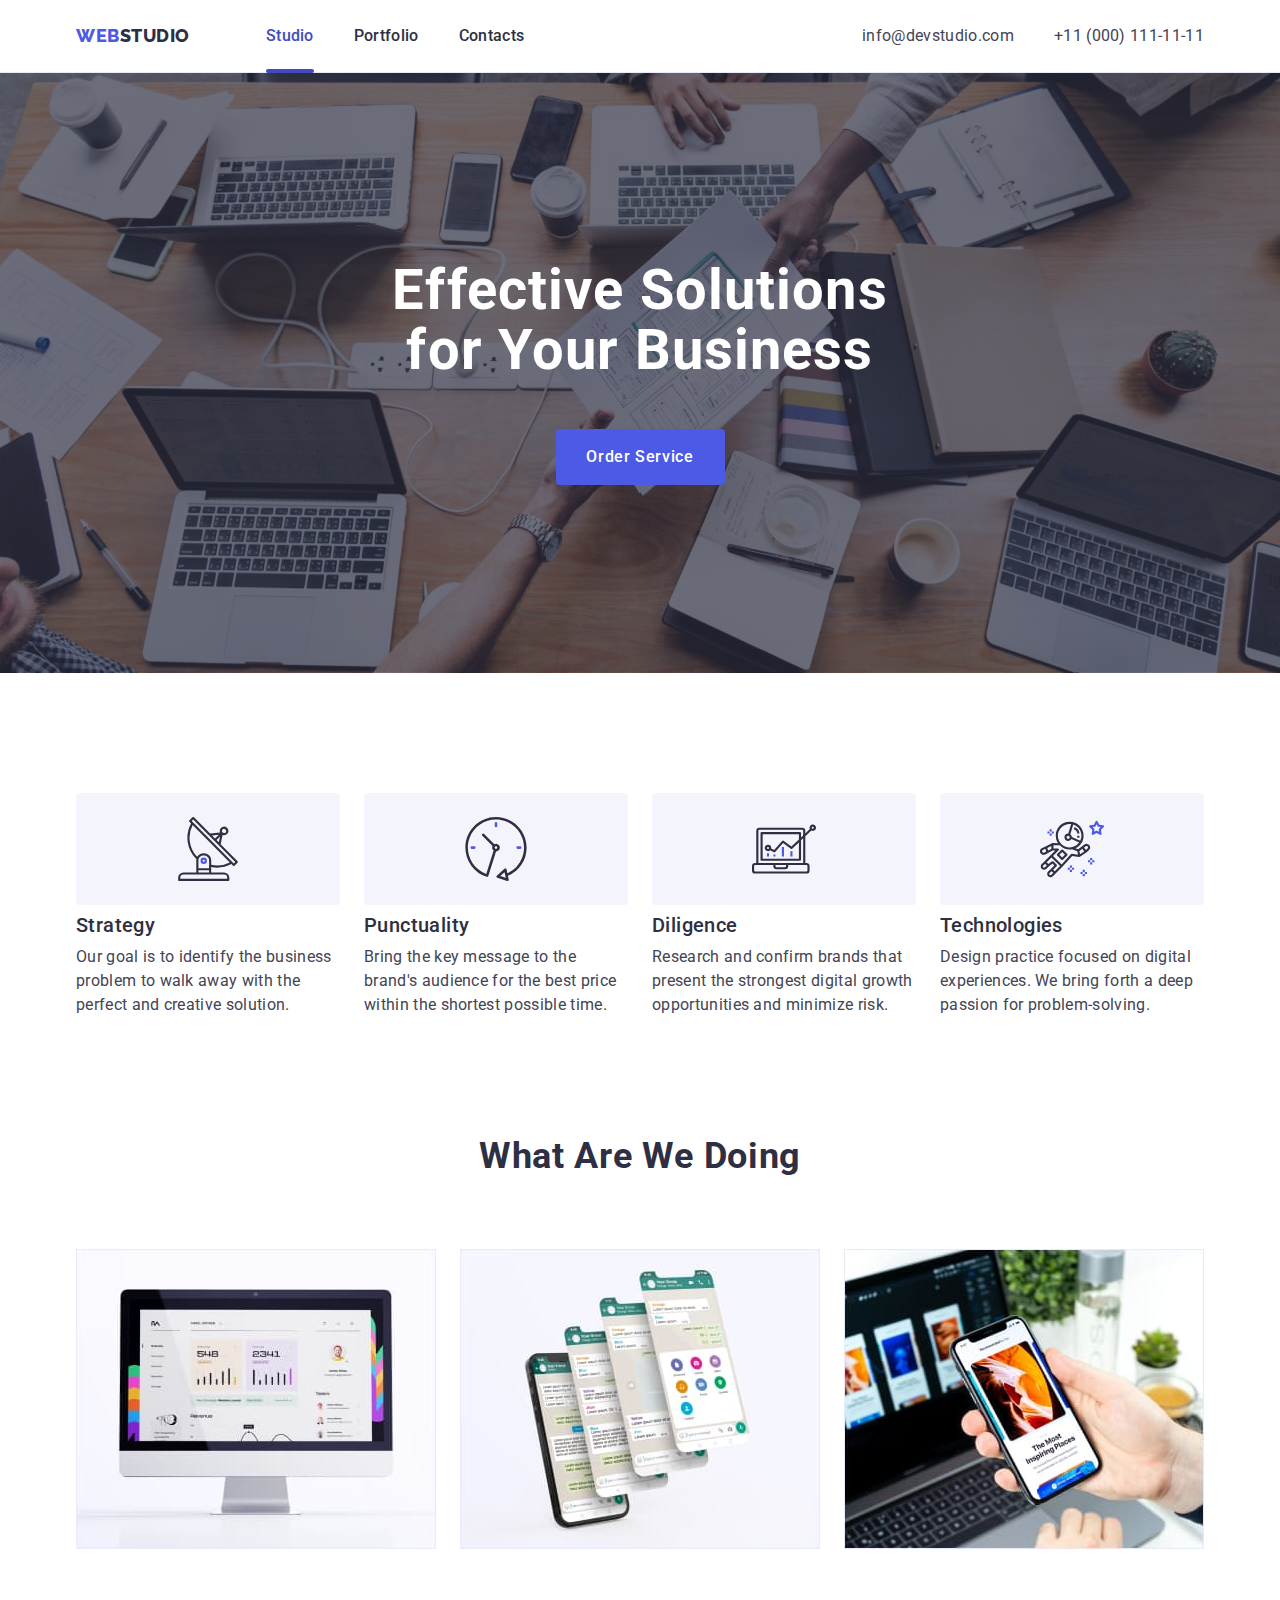
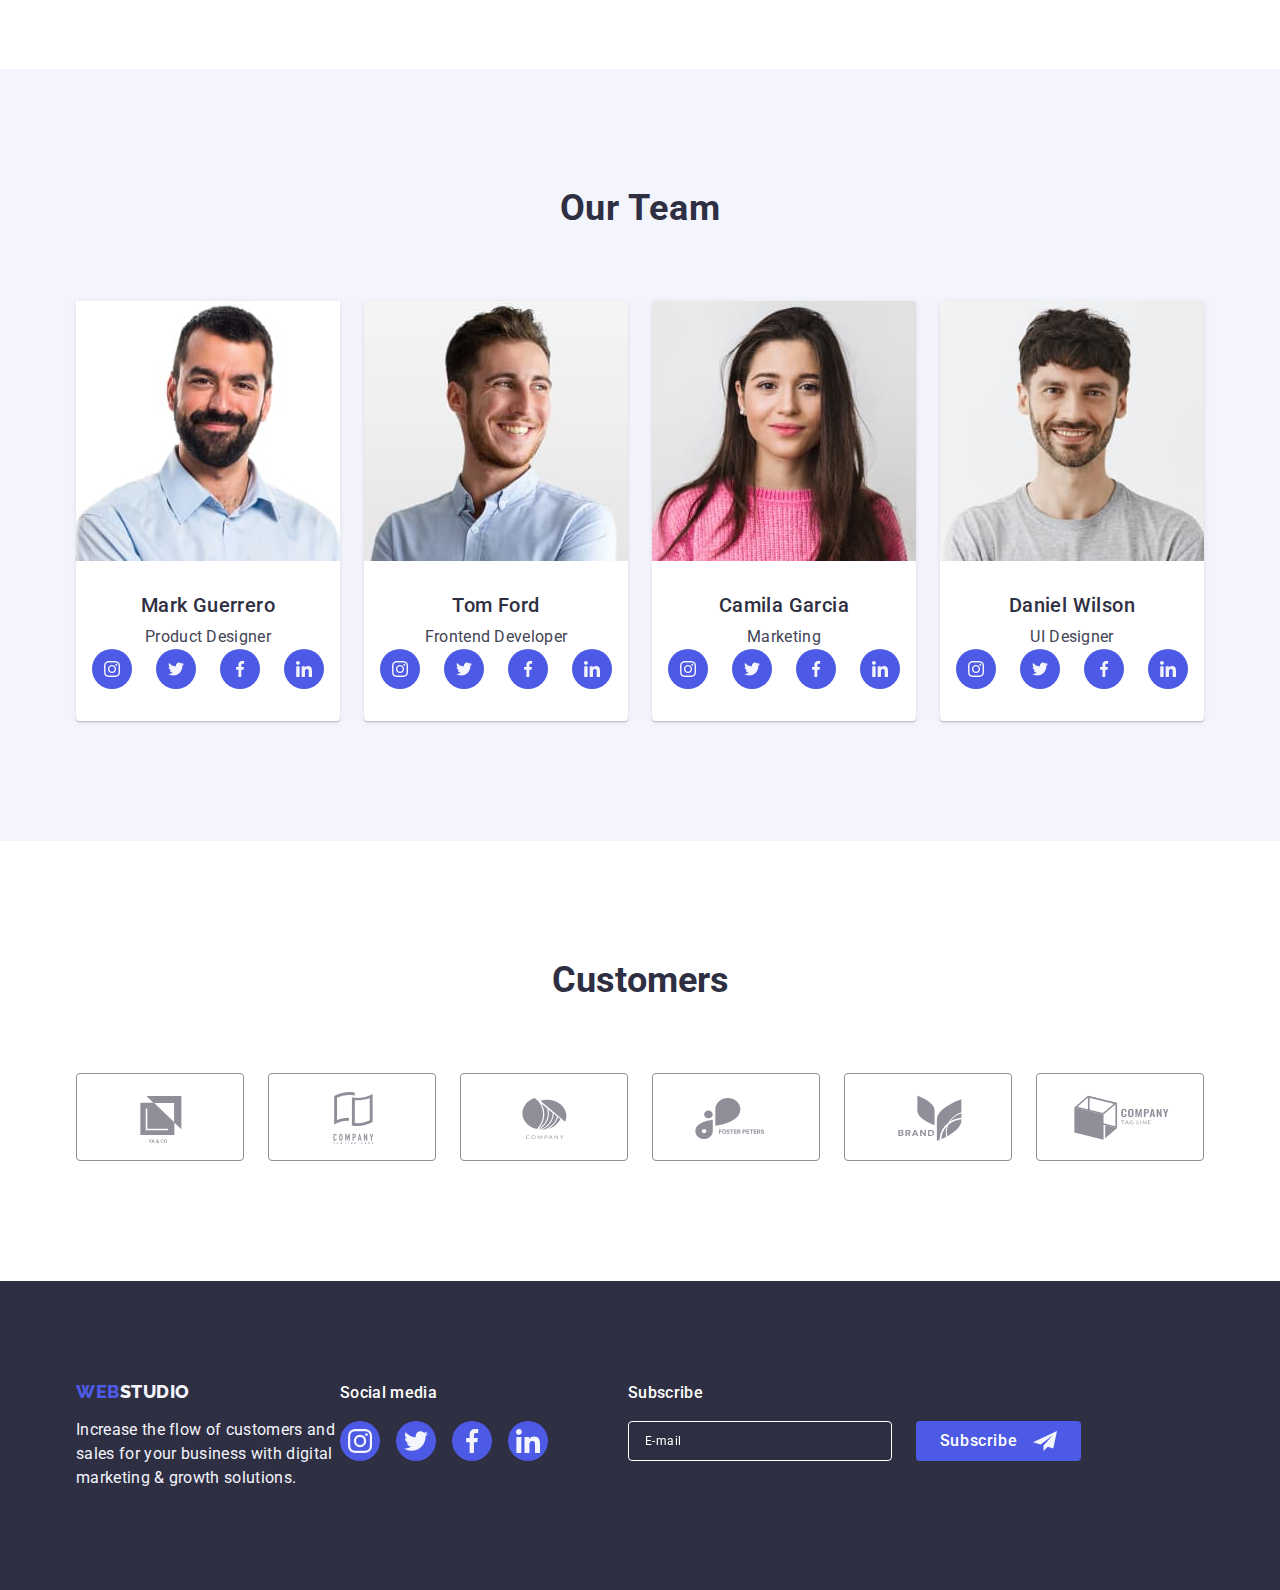
<file: index.html>
<!DOCTYPE html>
<html lang="en">
  <head>
    <meta charset="UTF-8" />
    <meta name="viewport" content="width=device-width, initial-scale=1.0" />
    <title>Web studio</title>
    <link rel="preconnect" href="https://fonts.googleapis.com" />
    <link rel="preconnect" href="https://fonts.gstatic.com" crossorigin />
    <link
      href="https://fonts.googleapis.com/css2?family=Raleway:wght@800&family=Roboto:wght@400;500;700;900&display=swap"
      rel="stylesheet"
    />
    <link
      rel="stylesheet"
      href="https://cdn.jsdelivr.net/npm/modern-normalize@2.0.0/modern-normalize.min.css"
    />

    <link rel="stylesheet" href="./css/style.css" />
  </head>
  <body>
    <header class="header">
      <div class="container header-container">
        <nav class="header-navigation">
          <a class="header-logo link" href="./index.html"
            >Web<span class="header-logo-color">Studio</span></a
          >
          <ul class="header-menu-list list">
            <li class="header-menu-item">
              <a class="header-menu-link after-link link" href="./index.html"
                >Studio</a
              >
            </li>
            <li class="header-menu-item">
              <a class="header-menu-link link" href="./portfolio.html"
                >Portfolio</a
              >
            </li>
            <li class="header-menu-item">
              <a class="header-menu-link link" href="">Contacts</a>
            </li>
          </ul>
        </nav>
        <address class="header-address">
          <ul class="header-address-list list">
            <li class="header-address-item">
              <a
                class="header-address-link link"
                href="mailto:info@devstudio.com"
                >info@devstudio.com</a
              >
            </li>
            <li class="header-address-item">
              <a class="header-address-link link" href="tel:+110001111111"
                >+11 (000) 111-11-11</a
              >
            </li>
          </ul>
        </address>
      </div>
    </header>
    <main>
      <section class="hero">
        <div class="container">
          <h1 class="hero-title">Effective Solutions for Your Business</h1>
          <button type="button" class="hero-button" data-modal-open>
            Order Service
          </button>
        </div>
      </section>
      <section class="peculiarities">
        <div class="container">
          <h2 class="visually-hidden">peculiarities</h2>
          <ul class="peculiarities-list list">
            <li class="peculiarities-item">
              <div class="peculiarities-icon-container">
                <svg width="64" height="64">
                  <use href="./images/icons.svg#icon-antenna-1"></use>
                </svg>
              </div>
              <h3 class="peculiarities-name">Strategy</h3>
              <p class="peculiarities-text">
                Our goal is to identify the business problem to walk away with
                the perfect and creative solution.
              </p>
            </li>
            <li class="peculiarities-item">
              <div class="peculiarities-icon-container">
                <svg width="64" height="64">
                  <use href="./images/icons.svg#icon-clock-1"></use>
                </svg>
              </div>
              <h3 class="peculiarities-name">Punctuality</h3>
              <p class="peculiarities-text">
                Bring the key message to the brand's audience for the best price
                within the shortest possible time.
              </p>
            </li>
            <li class="peculiarities-item">
              <div class="peculiarities-icon-container">
                <svg width="64" height="64">
                  <use href="./images/icons.svg#icon-diagram"></use>
                </svg>
              </div>
              <h3 class="peculiarities-name">Diligence</h3>
              <p class="peculiarities-text">
                Research and confirm brands that present the strongest digital
                growth opportunities and minimize risk.
              </p>
            </li>
            <li class="peculiarities-item">
              <div class="peculiarities-icon-container">
                <svg width="64" height="64">
                  <use href="./images/icons.svg#icon-astronaut"></use>
                </svg>
              </div>
              <h3 class="peculiarities-name">Technologies</h3>
              <p class="peculiarities-text">
                Design practice focused on digital experiences. We bring forth a
                deep passion for problem-solving.
              </p>
            </li>
          </ul>
        </div>
      </section>
      <section class="products">
        <div class="container">
          <h2 class="products-title">What are we doing</h2>
          <ul class="products-list list">
            <li class="products-item">
              <img
                src="./images/doing-1.jpg"
                alt="doing-1"
                width="360"
                height="300"
              />
            </li>
            <li class="products-item">
              <img
                src="./images/doing-2.jpg"
                alt="doing-2"
                width="360"
                height="300"
              />
            </li>
            <li class="products-item">
              <img
                src="./images/doing-3.jpg"
                alt="doing-3"
                width="360"
                height="300"
              />
            </li>
          </ul>
        </div>
      </section>
      <section class="team">
        <div class="container">
          <h2 class="team-title">Our Team</h2>
          <ul class="team-list list">
            <li class="team-item">
              <img
                src="./images/mark.jpg"
                alt="Mark Guerrero"
                width="264"
                height="260"
              />
              <div class="team-item-first">
                <h3 class="team-names">Mark Guerrero</h3>
                <p class="team-professions">Product Designer</p>
                <ul class="team-icons-list list">
                  <li class="team-icons-item">
                    <a class="team-social-link link" href=""
                      ><svg class="team-icons" width="16" height="16">
                        <use href="./images/icons.svg#icon-instagram"></use>
                      </svg>
                    </a>
                  </li>
                  <li class="team-icons-item">
                    <a class="team-social-link link" href=""
                      ><svg class="team-icons" width="16" height="16">
                        <use href="./images/icons.svg#icon-twitter"></use>
                      </svg>
                    </a>
                  </li>
                  <li class="team-icons-item">
                    <a class="team-social-link link" href=""
                      ><svg class="team-icons" width="16" height="16">
                        <use href="./images/icons.svg#icon-facebook"></use>
                      </svg>
                    </a>
                  </li>
                  <li class="team-icons-item">
                    <a class="team-social-link link" href=""
                      ><svg class="team-icons" width="16" height="16">
                        <use href="./images/icons.svg#icon-linkedin"></use>
                      </svg>
                    </a>
                  </li>
                </ul>
              </div>
            </li>
            <li class="team-item">
              <img
                src="./images/tom.jpg"
                alt="Tom Ford"
                width="264"
                height="260"
              />
              <div class="team-item-first">
                <h3 class="team-names">Tom Ford</h3>
                <p class="team-professions">Frontend Developer</p>
                <ul class="team-icons-list list">
                  <li class="team-icons-item">
                    <a class="team-social-link link" href=""
                      ><svg class="team-icons" width="16" height="16">
                        <use href="./images/icons.svg#icon-instagram"></use>
                      </svg>
                    </a>
                  </li>
                  <li class="team-icons-item">
                    <a class="team-social-link link" href=""
                      ><svg class="team-icons" width="16" height="16">
                        <use href="./images/icons.svg#icon-twitter"></use>
                      </svg>
                    </a>
                  </li>
                  <li class="team-icons-item">
                    <a class="team-social-link link" href=""
                      ><svg class="team-icons" width="16" height="16">
                        <use href="./images/icons.svg#icon-facebook"></use>
                      </svg>
                    </a>
                  </li>
                  <li class="team-icons-item">
                    <a class="team-social-link link" href=""
                      ><svg class="team-icons" width="16" height="16">
                        <use href="./images/icons.svg#icon-linkedin"></use>
                      </svg>
                    </a>
                  </li>
                </ul>
              </div>
            </li>
            <li class="team-item">
              <img
                src="./images/camila.jpg"
                alt="Camila Garcia"
                width="264"
                height="260"
              />
              <div class="team-item-first">
                <h3 class="team-names">Camila Garcia</h3>
                <p class="team-professions">Marketing</p>
                <ul class="team-icons-list list">
                  <li class="team-icons-item">
                    <a class="team-social-link link" href=""
                      ><svg class="team-icons" width="16" height="16">
                        <use href="./images/icons.svg#icon-instagram"></use>
                      </svg>
                    </a>
                  </li>
                  <li class="team-icons-item">
                    <a class="team-social-link link" href=""
                      ><svg class="team-icons" width="16" height="16">
                        <use href="./images/icons.svg#icon-twitter"></use>
                      </svg>
                    </a>
                  </li>
                  <li class="team-icons-item">
                    <a class="team-social-link link" href=""
                      ><svg class="team-icons" width="16" height="16">
                        <use href="./images/icons.svg#icon-facebook"></use>
                      </svg>
                    </a>
                  </li>
                  <li class="team-icons-item">
                    <a class="team-social-link link" href=""
                      ><svg class="team-icons" width="16" height="16">
                        <use href="./images/icons.svg#icon-linkedin"></use>
                      </svg>
                    </a>
                  </li>
                </ul>
              </div>
            </li>
            <li class="team-item">
              <img
                src="./images/daniel.jpg"
                alt="Daniel Wilson"
                width="264"
                height="260"
              />
              <div class="team-item-first">
                <h3 class="team-names">Daniel Wilson</h3>
                <p class="team-professions">UI Designer</p>
                <ul class="team-icons-list list">
                  <li class="team-icons-item">
                    <a class="team-social-link link" href=""
                      ><svg class="team-icons" width="16" height="16">
                        <use href="./images/icons.svg#icon-instagram"></use>
                      </svg>
                    </a>
                  </li>
                  <li class="team-icons-item">
                    <a class="team-social-link link" href=""
                      ><svg class="team-icons" width="16" height="16">
                        <use href="./images/icons.svg#icon-twitter"></use>
                      </svg>
                    </a>
                  </li>
                  <li class="team-icons-item">
                    <a class="team-social-link link" href=""
                      ><svg class="team-icons" width="16" height="16">
                        <use href="./images/icons.svg#icon-facebook"></use>
                      </svg>
                    </a>
                  </li>
                  <li class="team-icons-item">
                    <a class="team-social-link link" href=""
                      ><svg class="team-icons" width="16" height="16">
                        <use href="./images/icons.svg#icon-linkedin"></use>
                      </svg>
                    </a>
                  </li>
                </ul>
              </div>
            </li>
          </ul>
        </div>
      </section>
      <section class="customers">
        <div class="container">
          <h2 class="customers-title">Customers</h2>
          <ul class="customers-list list">
            <li class="customers-item">
              <a class="customers-link link" href=""
                ><svg class="customers-icons" width="104" height="56">
                  <use href="./images/icons.svg#icon-Logo"></use>
                </svg>
              </a>
            </li>
            <li class="customers-item">
              <a class="customers-link link" href=""
                ><svg class="customers-icons" width="104" height="56">
                  <use href="./images/icons.svg#icon-Logo-1"></use>
                </svg>
              </a>
            </li>
            <li class="customers-item">
              <a class="customers-link link" href=""
                ><svg class="customers-icons" width="104" height="56">
                  <use href="./images/icons.svg#icon-Logo-2"></use>
                </svg>
              </a>
            </li>
            <li class="customers-item">
              <a class="customers-link link" href=""
                ><svg class="customers-icons" width="104" height="56">
                  <use href="./images/icons.svg#icon-Logo-3"></use>
                </svg>
              </a>
            </li>
            <li class="customers-item">
              <a class="customers-link link" href=""
                ><svg class="customers-icons" width="104" height="56">
                  <use href="./images/icons.svg#icon-Logo-4"></use>
                </svg>
              </a>
            </li>
            <li class="customers-item">
              <a class="customers-link link" href=""
                ><svg class="customers-icons" width="104" height="56">
                  <use href="./images/icons.svg#icon-Logo-5"></use>
                </svg>
              </a>
            </li>
          </ul>
        </div>
      </section>
    </main>
    <footer class="footer">
      <div class="container footer-container">
        <div class="footer-logo-paragraf">
          <a class="footer-logo link" href="./index.html"
            >Web<span class="footer-logo-color">Studio</span></a
          >
          <p class="footer-text">
            Increase the flow of customers and sales for your business with
            digital marketing & growth solutions.
          </p>
        </div>
        <div class="footer-paragraf-icons">
          <p class="footer-text-underlogo">Social media</p>
          <ul class="footer-list list">
            <li class="footer-item">
              <a class="footer-social-link link" href=""
                ><svg class="footer-icons" width="24" height="24">
                  <use href="./images/icons.svg#icon-instagram"></use>
                </svg>
              </a>
            </li>
            <li class="footer-item">
              <a class="footer-social-link link" href=""
                ><svg class="footer-icons" width="24" height="24">
                  <use href="./images/icons.svg#icon-twitter"></use>
                </svg>
              </a>
            </li>
            <li class="footer-item">
              <a class="footer-social-link link" href=""
                ><svg class="footer-icons" width="24" height="24">
                  <use href="./images/icons.svg#icon-facebook"></use>
                </svg>
              </a>
            </li>
            <li class="footer-item">
              <a class="footer-social-link link" href=""
                ><svg class="footer-icons" width="24" height="24">
                  <use href="./images/icons.svg#icon-linkedin"></use>
                </svg>
              </a>
            </li>
          </ul>
        </div>
        <div class="footer-form-section">
          <p class="footer-title-form">Subscribe</p>
          <form class="footer-form">
            <label class="footer-label">
              <input class="footer-label-input" name="name" type="email" placeholder="E-mail"/>
            </label>
            <button class="footer-button-subscribe" type="submit">
              Subscribe
              <svg class="footer-button-icon" width="24" height="24">
                <use href="./images/icons.svg#icon-Frame-3-1"></use>
              </svg>
            </button>
          </form>
        </div>
      </div>
    </footer>
    <div class="modal-window is-hidden" data-modal>
      <div class="modal">
        <button type="button" class="modal-btn-close" data-modal-close>
          <svg class="modal-button-icon" width="8" height="8">
            <use href="./images/icons.svg#icon-VectorX"></use>
          </svg>
        </button>
        <p class="modal-text">Leave your contacts and we will call you back</p>
        <form>
          <div class="modal-form-section">
            <label class="modal-form-label" for="user-name">Name</label>
            <div class="modal-input-icon-section">
              <input class="modal-input" name="user-name" id="user-name" type="text"/>
              <svg class="modal-user-name-icon" width="18" height="24">
                <use href="./images/icons.svg#icon-person"></use>
              </svg>
            </div>
          </div>
          <div class="modal-form-section">
            <label class="modal-form-label" for="user-name">Phone</label>
            <div class="modal-input-icon-section">
              <input class="modal-input" name="user-name" id="Phone" type="text"/>
              
              <svg class="modal-user-name-icon" width="18" height="24">
                <use href="./images/icons.svg#icon-pfone-1"></use>
              </svg>
            </div>
          </div>
          <div class="modal-form-section">
            <label class="modal-form-label" for="user-name">Email</label>
            <div class="modal-input-icon-section">
              <input class="modal-input" name="user-name" id="Email" type="text"/>
              <svg class="modal-user-name-icon" width="18" height="24">
                <use href="./images/icons.svg#icon-mail-1"></use>
              </svg>
            </div>
          </div>
          <div class="modal-textarea-section">
            <label class="modal-form-label" for="user-comment">Comment</label>
            <textarea class="model-textarea" name="user-comment" id="user-comment" placeholder="Text input" cols="30" rows="10"></textarea>
          </div>
          <div class="modal-check-section">
            <input class="modal-input-check visually-hidden" type="checkbox" id="user-privacy" value="true" name="user-privacy"/>
            <label class="modal-check-label" for="user-privacy"
              ><span class="modal-label-span"
                ><svg class="check-icon" width="10" height="8">
                  <use href="./images/icons.svg#icon-Vector"></use></svg></span
              >I accept the terms and conditions of the
              <a class="privacy-link link" href="">Privacy Policy</a>
            </label>
          </div>
          <button class="modal-button-send" type="button">Send</button>
        </form>
      </div>
    </div>
    <script src="./js/modal.js"></script>
  </body>
</html>
</file>
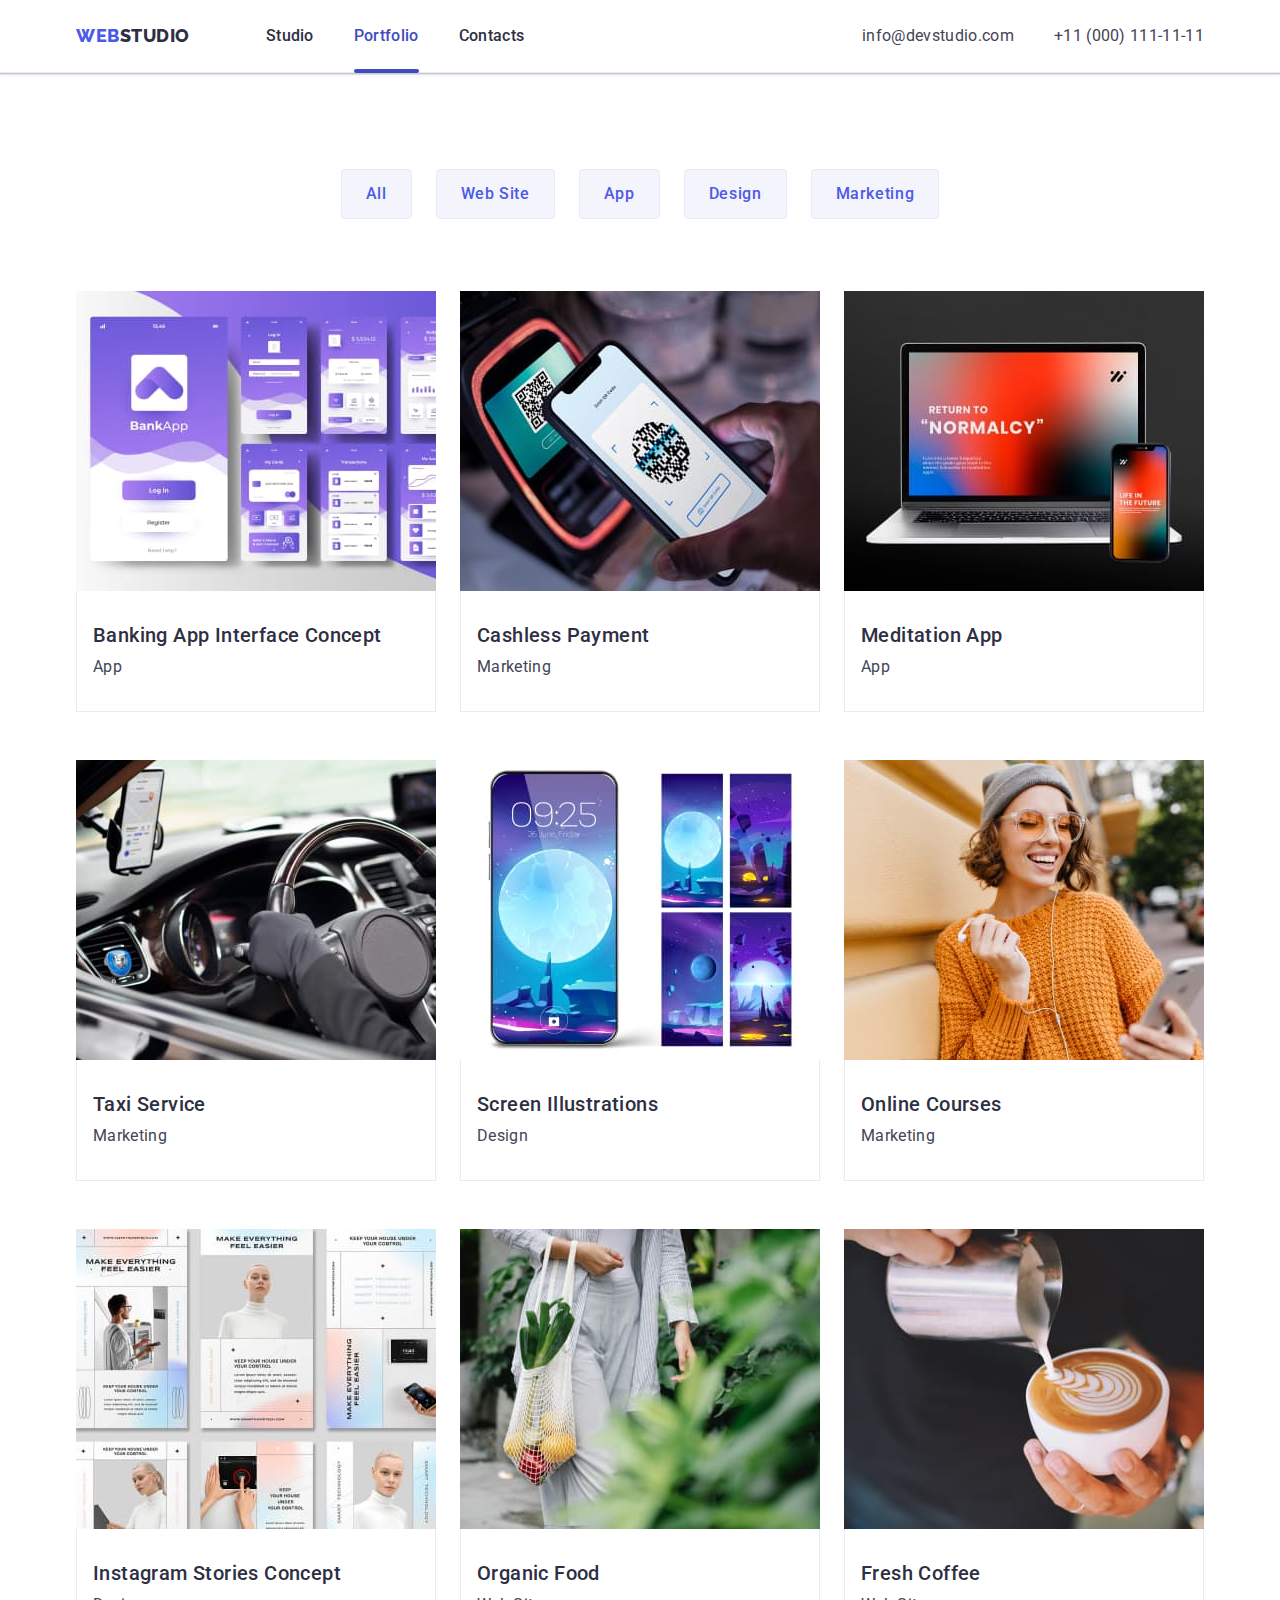
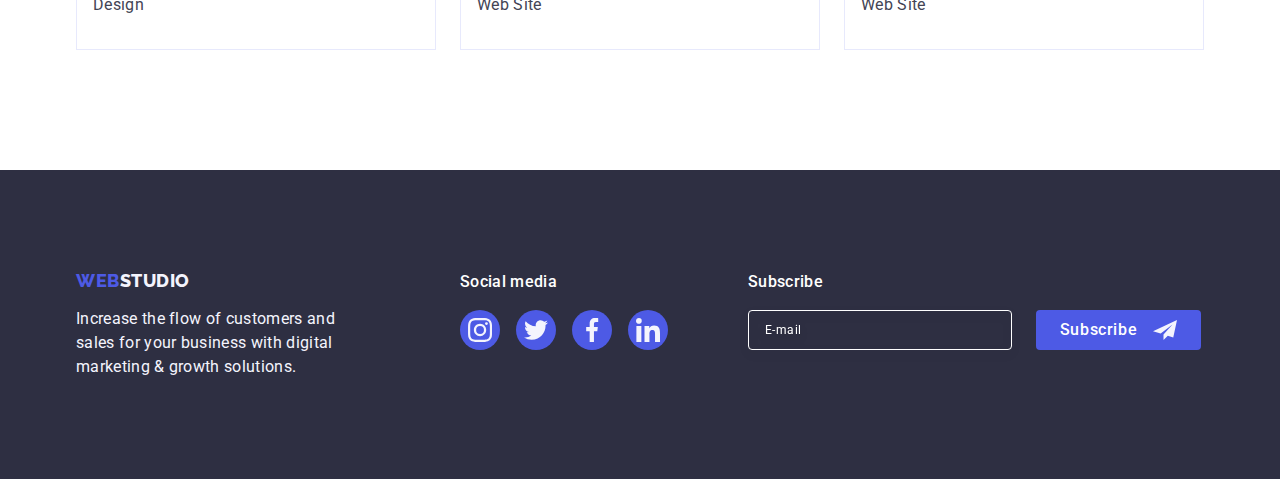
<file: portfolio.html>
<!DOCTYPE html>
<html lang="en">
  <head>
    <meta charset="UTF-8" />
    <meta name="viewport" content="width=device-width, initial-scale=1.0" />
    <title>Portfolio</title>
    <link rel="preconnect" href="https://fonts.googleapis.com" />
    <link rel="preconnect" href="https://fonts.gstatic.com" crossorigin />
    <link
      href="https://fonts.googleapis.com/css2?family=Raleway:wght@800&family=Roboto:wght@400;500;700;900&display=swap"
      rel="stylesheet"
    />
    <link
      rel="stylesheet"
      href="https://cdn.jsdelivr.net/npm/modern-normalize@2.0.0/modern-normalize.min.css"
    />
    <link rel="stylesheet" href="./css/style.css" />
  </head>
  <body>
    <header class="header">
      <div class="container-portfolio container">
        <nav class="header-navigation">
          <a class="header-logo link" href="./portfolio.html"
            >Web<span class="header-logo-color">Studio</span></a
          >
          <ul class="header-menu-list list">
            <li class="header-menu-item">
              <a class="header-menu-link link" href="./index.html">Studio</a>
            </li>
            <li class="header-menu-item">
              <a
                class="header-menu-link after-link link"
                href="./portfolio.html"
                >Portfolio</a
              >
            </li>
            <li class="header-menu-item">
              <a class="header-menu-link link" href="">Contacts</a>
            </li>
          </ul>
        </nav>
        <address class="header-address">
          <ul class="header-address-list list">
            <li class="header-address-item">
              <a
                class="header-address-link link"
                href="mailto:info@devstudio.com"
                >info@devstudio.com</a
              >
            </li>
            <li class="header-address-item">
              <a class="header-address-link link" href="tel:+110001111111"
                >+11 (000) 111-11-11</a
              >
            </li>
          </ul>
        </address>
      </div>
    </header>
    <main>
      <section class="portfolio-main">
        <div class="container">
          <h1 class="visually-hidden">Structure</h1>
          <ul class="menu-list list">
            <li class="menu-item">
              <button type="button" class="menu-button">All</button>
            </li>
            <li class="menu-item">
              <button type="button" class="menu-button">Web Site</button>
            </li>
            <li class="menu-item">
              <button type="button" class="menu-button">App</button>
            </li>
            <li class="menu-item">
              <button type="button" class="menu-button">Design</button>
            </li>
            <li class="menu-item">
              <button type="button" class="menu-button">Marketing</button>
            </li>
          </ul>
          <ul class="structure-list list">
            <li class="structure-item">
              <a class="structure-link link" href="">
                <div class="structure-picture-section">
                  <img
                    src="./images/portfolio_1.jpg"
                    alt="banking"
                    width="360"
                    height="300"
                  />
                  <p class="structure-picture-subscribe">
                    14 Stylish and User-Friendly App Design Concepts · Task
                    Manager App · Calorie Tracker App · Exotic Fruit Ecommerce
                    App · Cloud Storage App
                  </p>
                </div>
                <div class="structure-item-container">
                  <h2 class="structure-subtitle">
                    Banking App Interface Concept
                  </h2>
                  <p class="structure-text">App</p>
                </div>
              </a>
            </li>
            <li class="structure-item">
              <a class="structure-link link" href=""
                ><div class="structure-picture-section">
                  <img
                    src="./images/portfolio_2.jpg"
                    alt="payment"
                    width="360"
                    height="300"
                  />
                  <p class="structure-picture-subscribe">
                    14 Stylish and User-Friendly App Design Concepts · Task
                    Manager App · Calorie Tracker App · Exotic Fruit Ecommerce
                    App · Cloud Storage App
                  </p>
                </div>
                <div class="structure-item-container">
                  <h2 class="structure-subtitle">Cashless Payment</h2>
                  <p class="structure-text">Marketing</p>
                </div>
              </a>
            </li>
            <li class="structure-item">
              <a class="structure-link link" href=""
                ><div class="structure-picture-section">
                  <img
                    src="./images/portfolio_3.jpg"
                    alt="Meditation App"
                    width="360"
                    height="300"
                  />
                  <p class="structure-picture-subscribe">
                    14 Stylish and User-Friendly App Design Concepts · Task
                    Manager App · Calorie Tracker App · Exotic Fruit Ecommerce
                    App · Cloud Storage App
                  </p>
                </div>
                <div class="structure-item-container">
                  <h2 class="structure-subtitle">Meditation App</h2>
                  <p class="structure-text">App</p>
                </div></a
              >
            </li>
            <li class="structure-item">
              <a class="structure-link link" href="">
                <div class="structure-picture-section">
                  <img
                    src="./images/portfolio_4.jpg"
                    alt="Taxi Service"
                    width="360"
                    height="300"
                  />
                  <p class="structure-picture-subscribe">
                    14 Stylish and User-Friendly App Design Concepts · Task
                    Manager App · Calorie Tracker App · Exotic Fruit Ecommerce
                    App · Cloud Storage App
                  </p>
                </div>
                <div class="structure-item-container">
                  <h2 class="structure-subtitle">Taxi Service</h2>
                  <p class="structure-text">Marketing</p>
                </div></a
              >
            </li>
            <li class="structure-item">
              <a class="structure-link link" href="">
                <div class="structure-picture-section">
                  <img
                    src="./images/portfolio_5.jpg"
                    alt="Screen Illustrations"
                    width="360"
                    height="300"
                  />
                  <p class="structure-picture-subscribe">
                    14 Stylish and User-Friendly App Design Concepts · Task
                    Manager App · Calorie Tracker App · Exotic Fruit Ecommerce
                    App · Cloud Storage App
                  </p>
                </div>
                <div class="structure-item-container">
                  <h2 class="structure-subtitle">Screen Illustrations</h2>
                  <p class="structure-text">Design</p>
                </div></a
              >
            </li>
            <li class="structure-item">
              <a class="structure-link link" href="">
                <div class="structure-picture-section">
                  <img
                    src="./images/portfolio_6.jpg"
                    alt="Online Courses"
                    width="360"
                    height="300"
                  />
                  <p class="structure-picture-subscribe">
                    14 Stylish and User-Friendly App Design Concepts · Task
                    Manager App · Calorie Tracker App · Exotic Fruit Ecommerce
                    App · Cloud Storage App
                  </p>
                </div>
                <div class="structure-item-container">
                  <h2 class="structure-subtitle">Online Courses</h2>
                  <p class="structure-text">Marketing</p>
                </div></a
              >
            </li>
            <li class="structure-item">
              <a class="structure-link link" href="">
                <div class="structure-picture-section">
                  <img
                    src="./images/portfolio_7.jpg"
                    alt="Instagram Stories Concept"
                    width="360"
                    height="300"
                  />
                  <p class="structure-picture-subscribe">
                    14 Stylish and User-Friendly App Design Concepts · Task
                    Manager App · Calorie Tracker App · Exotic Fruit Ecommerce
                    App · Cloud Storage App
                  </p>
                </div>
                <div class="structure-item-container">
                  <h2 class="structure-subtitle">Instagram Stories Concept</h2>
                  <p class="structure-text">Design</p>
                </div></a
              >
            </li>
            <li class="structure-item">
              <a class="structure-link link" href="">
                <div class="structure-picture-section">
                  <img
                    src="./images/portfolio_8.jpg"
                    alt="Organic Food"
                    width="360"
                    height="300"
                  />
                  <p class="structure-picture-subscribe">
                    14 Stylish and User-Friendly App Design Concepts · Task
                    Manager App · Calorie Tracker App · Exotic Fruit Ecommerce
                    App · Cloud Storage App
                  </p>
                </div>
                <div class="structure-item-container">
                  <h2 class="structure-subtitle">Organic Food</h2>
                  <p class="structure-text">Web Site</p>
                </div></a
              >
            </li>
            <li class="structure-item">
              <a class="structure-link link" href="">
                <div class="structure-picture-section">
                  <img
                    src="./images/portfolio_9.jpg"
                    alt="Fresh Coffee"
                    width="360"
                    height="300"
                  />
                  <p class="structure-picture-subscribe">
                    14 Stylish and User-Friendly App Design Concepts · Task
                    Manager App · Calorie Tracker App · Exotic Fruit Ecommerce
                    App · Cloud Storage App
                  </p>
                </div>
                <div class="structure-item-container">
                  <h2 class="structure-subtitle">Fresh Coffee</h2>
                  <p class="structure-text">Web Site</p>
                </div></a
              >
            </li>
          </ul>
        </div>
      </section>
    </main>
    <footer class="footer">
      <div class="container footer-container">
        <div class="portfolio-logo-paragraf">
          <a class="footer-logo link" href="./index.html"
            >Web<span class="footer-logo-color">Studio</span></a
          >
          <p class="footer-text">
            Increase the flow of customers and sales for your business with
            digital marketing & growth solutions.
          </p>
        </div>
        <div class="footer-paragraf-icons">
          <p class="footer-text-underlogo">Social media</p>
          <ul class="footer-list list">
            <li class="footer-item">
              <a class="footer-social-link link" href=""
                ><svg class="footer-icons" width="24" height="24">
                  <use href="./images/icons.svg#icon-instagram"></use>
                </svg>
              </a>
            </li>
            <li class="footer-item">
              <a class="footer-social-link link" href=""
                ><svg class="footer-icons" width="24" height="24">
                  <use href="./images/icons.svg#icon-twitter"></use>
                </svg>
              </a>
            </li>
            <li class="footer-item">
              <a class="footer-social-link link" href=""
                ><svg class="footer-icons" width="24" height="24">
                  <use href="./images/icons.svg#icon-facebook"></use>
                </svg>
              </a>
            </li>
            <li class="footer-item">
              <a class="footer-social-link link" href=""
                ><svg class="footer-icons" width="24" height="24">
                  <use href="./images/icons.svg#icon-linkedin"></use>
                </svg>
              </a>
            </li>
          </ul>
        </div>
        <div class="footer-form-section">
          <p class="footer-title-form">Subscribe</p>
          <form class="footer-form">
            <label class="footer-label">
              <input class="footer-label-input" name="name" type="email" placeholder="E-mail"/>
            </label>
            <button class="footer-button-subscribe" type="submit">
              Subscribe
              <svg class="footer-button-icon" width="24" height="24">
                <use href="./images/icons.svg#icon-Frame-3-1"></use>
              </svg>
            </button>
          </form>
        </div>
      </div>
    </footer>
    <div class="modal-window is-hidden" data-modal>
      <div class="modal">
        <button class="modal-btn-close" type="button" data-modal-close="">
          <svg class="modal-button-icon" width="8" height="8">
            <use href="./images/icons.svg#icon-VectorX"></use>
          </svg>
        </button>
      </div>
    </div>
    <script src="./js/modal.js"></script>
  </body>
</html>
</file>
<file: css/style.css>
:root {
  /* Fonts */
  --main-font: "Roboto", sans-serif;
  --accent-font: "Raleway", sans-serif;
  /* Colors */
  --main-cl: #434455;
  --accent-cl: #4d5ae5;
  --ocean-cl: #404bbf;
  --navy-blue-cl: #2e2f42;
  --green-cl: #31d0aa;
  --light-slate-cl: #8e8f99;
  --button-cl: #e7e9fc;
  --cloud-cl: #f4f4fd;
  --navy-blue-modal-cl: #2e2f42;
  --grey-cl: #2e2f42;
  --white-cl: #ffffff;
  --dairy-cl: #fcfcfc;
}

body {
  font-family: var(--main-font);
  background: #fff;
  color: var(--main-cl);
}

button {
  font-family: inherit;
  cursor: pointer;
}

.link {
  text-decoration: none;
  color: currentColor;
}
.list {
  list-style-type: none;
}

p,
h1,
h2,
h3,
h4,
h5,
h6 {
  margin-top: 0;
  margin-bottom: 0;
}

ul,
ol {
  margin: 0;
  padding: 0;
  list-style: none;
}

a {
  text-decoration: none;
}

img {
  display: block;
  max-width: 100%;
  height: auto;
}

.container {
  width: 1158px;
  padding-left: 15px;
  padding-right: 15px;
  margin: 0 auto;
}

/* -------------------------- */

.header {
  border-bottom: 1px solid #e7e9fc;
  box-shadow: 0px 2px 1px rgba(46, 47, 66, 0.08),
    0px 1px 1px rgba(46, 47, 66, 0.16), 0px 1px 6px rgba(46, 47, 66, 0.08);
}

.header-container {
  display: flex;
  align-items: center;
}
.header-navigation {
  display: flex;
  align-items: center;
}

.header-logo {
  color: var(--accent-cl);
  font-family: "Raleway", sans-serif;
  font-size: 18px;
  font-weight: 800;
  line-height: 1.17;
  letter-spacing: 0.03em;
  text-transform: uppercase;
  margin-right: 76px;
}

.header-logo-color {
  color: var(--iris, #2e2f42);
}

.header-menu-link {
  display: block;
  color: var(--navyblue, #2e2f42);
  font-family: "Roboto";
  font-size: 16px;
  font-weight: 500;
  line-height: 1.5;
  letter-spacing: 0.02em;
  padding-top: 24px;
  padding-bottom: 24px;
  position: relative;
  transition: color 250ms cubic-bezier(0.4, 0, 0.2, 1);
}

.after-link {
  color: var(--ocean-cl);
}
.after-link::after {
  content: "";
  position: absolute;
  left: 0;
  bottom: -1px;
  height: 4px;
  background-color: #404bbf;
  border-radius: 2px;
  width: 100%;
}

.header-menu-link:hover,
.header-menu-link:focus {
  color: var(--ocean, #404bbf);
}
.header-menu-list {
  display: flex;
  gap: 40px;
}

.header-address {
  margin-left: auto;
  font-style: normal;
}
.header-address-link {
  color: var(--slate, #434455);
  font-family: "Roboto";
  font-size: 16px;
  font-weight: 400;
  line-height: 1.5; /* 150% */
  letter-spacing: 0.02em; /* 0.32px/16 */
  transition: color 250ms cubic-bezier(0.4, 0, 0.2, 1);
}

.header-address-link:hover,
.header-address-link:focus {
  color: var(--ocean, #404bbf);
}

.header-address-list {
  display: flex;
  gap: 40px;
}

/* .header-address-item {
} */

.hero {
  background-color: var(--navyblue, #2e2f42);
  padding: 188px 0 188px;
  background-image: linear-gradient(
      rgba(46, 47, 66, 0.7),
      rgba(46, 47, 66, 0.7)
    ),
    url(../images/hero-bg.jpg);
  max-width: 1440px;
  background-repeat: no-repeat;
  background-position: center;
  background-size: cover;
  margin: 0 auto;
}

.hero-title {
  color: var(--white, #fff);
  font-size: 56px;
  font-weight: 700;
  line-height: 1.07; /* 107.143% */
  letter-spacing: 0.02em;
  text-align: center;
  max-width: 496px;
  margin: 0 auto;
  margin-bottom: 48px;
}

.hero-button {
  margin: 0 auto;
  background: var(--accent-cl);
  color: var(--white, #fff);
  font-family: inherit;
  font-size: 16px;
  font-weight: 500;
  line-height: 1.5; /* 150% */
  letter-spacing: 0.04em; /* 0.64px/16 */
  cursor: pointer;
  display: block;
  min-width: 169px;
  height: 56px;
  border: none;
  border-radius: 4px;
  transition: background-color 250ms cubic-bezier(0.4, 0, 0.2, 1);
}

.hero-button:hover,
.hero-button:focus {
  background: var(--ocean, #404bbf);
}

/*----------- peculiarities--------------- */

.peculiarities {
  padding: 120px 0;
}

.visually-hidden {
  position: absolute;
  width: 1px;
  height: 1px;
  margin: -1px;
  border: 0;
  padding: 0;
  white-space: nowrap;
  clip-path: inset(100%);
  clip: rect(0 0 0 0);
  overflow: hidden;
}

.peculiarities-list {
  display: flex;
  gap: 24px;
}

.peculiarities-item {
  width: calc((100% - 3 * 24px) / 4);
}

.peculiarities-icon-container {
  display: flex;
  align-items: center;
  justify-content: center;
  height: 112px;
  background-color: #f4f4fd;
  border-radius: 4px;
  margin-bottom: 8px;
}

.peculiarities-name {
  color: var(--navyblue, #2e2f42);
  font-size: 20px;
  font-weight: 500;
  line-height: 1.2; /* 120% */
  letter-spacing: 0.02em;
  margin-bottom: 8px;
}
.peculiarities-text {
  color: var(--slate, #434455);
  font-size: 16px;
  font-weight: 400;
  line-height: 1.5; /* 150% */
  letter-spacing: 0.02em; /* 0.32px/16 */
}

/* -----products----------- */

.products {
  padding-bottom: 120px;
}

.products-title {
  color: var(--navyblue, #2e2f42);
  text-align: center;
  font-family: Roboto;
  font-size: 36px;
  font-weight: 700;
  line-height: 1.11; /* 111.111% */
  letter-spacing: 0.02em; /* 0.72px/36 */
  text-transform: capitalize;
  margin-bottom: 72px;
}

.products-list {
  display: flex;
  gap: 24px;
}

.products-item {
  width: calc((100% - 48px) / 3);
}

/* ----------team--------- */

.team {
  background: var(--cloud, #f4f4fd);
  padding-top: 120px;
  padding-bottom: 120px;
}
.team-title {
  color: var(--navyblue, #2e2f42);
  text-align: center;
  font-family: Roboto;
  font-size: 36px;
  font-weight: 700;
  line-height: 1.11; /* 111.111% */
  letter-spacing: 0.02em; /* 0.72px/36 */
  text-transform: capitalize;
  margin-bottom: 72px;
}
.team-list {
  display: flex;
  gap: 24px;
}

.team-item {
  background: var(--white, #fff);
  width: calc((100% - 72px) / 4);
  border-radius: 0px 0px 4px 4px;
  box-shadow: 0px 1px 6px rgba(46, 47, 66, 0.08),
    0px 1px 1px rgba(46, 47, 66, 0.16), 0px 2px 1px rgba(46, 47, 66, 0.08);
}

.team-item-first {
  padding-top: 32px;
  padding-bottom: 32px;
}

.team-names {
  color: var(--navyblue, #2e2f42);
  font-size: 20px;
  font-weight: 500;
  line-height: 1.2; /* 120% */
  letter-spacing: 0.02em; /* 0.4px/20 */
  background: var(--white, #fff);
  text-align: center;
  margin-bottom: 8px;
}
.team-professions {
  color: var(--slate, #434455);
  font-size: 16px;
  font-weight: 400;
  line-height: 1.5; /* 150% */
  letter-spacing: 0.02em; /* 0.32px/16 */
  background: var(--white, #fff);
  text-align: center;
}

.team-icons-list {
  display: flex;
  justify-content: center;
  gap: 24px;
}
.team-icons-item {
  width: 40px;
  height: 40px;
}
.team-social-link {
  height: 100%;
  width: 100%;
  background-color: var(--accent-cl);
  border-radius: 50%;
  display: flex;
  align-items: center;
  justify-content: center;
  transition: background-color 250ms cubic-bezier(0.4, 0, 0.2, 1);
}

.team-social-link:hover,
.team-social-link:focus {
  background-color: #404bbf;
}

.team-icons {
  fill: var(--cloud-cl);
}

/*#################### SECTION 5 #################*/

.customers {
  padding-top: 120px;
  padding-bottom: 120px;
}

.customers-title {
  font-size: 36px;
  line-height: 1.11;
  color: var(--navy-blue-cl);
  margin-bottom: 72px;
  text-align: center;
  font-weight: 700;
  letter-spacing: 0, 02em; /* 0.72px/36 */
  text-transform: capitalize;
}

.customers-list {
  display: flex;
  gap: 24px;
}

.customers-item {
  width: calc((100% - 120px) / 6);
  height: 88px;
}

.customers-link {
  width: 100%;
  height: 100%;
  border: 1px solid #8e8f99;
  border-radius: 4px;
  display: flex;
  align-items: center;
  justify-content: center;
  color: var(--light-slate-cl);
  transition: border-color 250ms cubic-bezier(0.4, 0, 0.2, 1),
    color 250ms cubic-bezier(0.4, 0, 0.2, 1);
}

.customers-link:hover,
.customers-link:focus {
  border-color: #404bbf;
  color: #404bbf;
}

.customers-icons {
  flex-shrink: 0;
  fill: currentColor;
}

/* ##################--FOOTER--################### */

.footer {
  background: var(--navyblue, #2e2f42);
  padding-top: 100px;
  padding-bottom: 100px;
}

.footer-container {
  display: flex;
  align-items: baseline;
}

.footer-logo-paragraf {
  /* margin-right: 120px; */
}

.footer-logo {
  color: var(--accent-cl);
  font-family: "Raleway", sans-serif;
  font-size: 18px;
  font-weight: 800;
  line-height: 1.17; /* 116.667% */
  letter-spacing: 0.03em; /* 0.54px/18 */
  text-transform: uppercase;
  display: inline-block;
  margin-bottom: 16px;
}

.footer-logo-color {
  color: var(--iris, #f4f4fd);
}
.footer-text {
  color: var(--cloud, #f4f4fd);
  font-size: 16px;
  font-weight: 400;
  line-height: 1.5; /* 150% */
  letter-spacing: 0.02em; /* 0.32px/16 */
  max-width: 264px;
}

.footer-text-underlogo {
  font-weight: 500;
  font-size: 16px;
  line-height: 1.5;
  letter-spacing: 0.02em;
  color: var(--white-cl);
  margin-bottom: 16px;
}

.footer-list {
  display: flex;
  gap: 16px;
}

.footer-item {
  width: 40px;
  height: 40px;
}

.footer-social-link {
  width: 100%;
  height: 100%;
  background-color: var(--accent-cl);
  border-radius: 50%;
  display: flex;
  align-items: center;
  justify-content: center;
  transition: background-color 250ms cubic-bezier(0.4, 0, 0.2, 1);
}

.footer-social-link:hover,
.footer-social-link:focus {
  background-color: #31d0aa;
}

.footer-icons {
  fill: var(--cloud-cl);
}

.footer-form-section {
  margin-left: 80px;
}

.footer-title-form {
  margin-bottom: 16px;
  font-weight: 500;
  font-size: 16px;
  line-height: 1.5;
  letter-spacing: 0.02em;
  color: #ffffff;
}
.footer-form {
  display: flex;
  gap: 24px;
}

.footer-label-input {
  width: 264px;
  height: 40px;
  border: 1px solid #ffffff;
  background-color: transparent;
  font-size: 12px;
  line-height: 1.5;
  letter-spacing: 0.04em;
  padding-left: 16px;
  filter: drop-shadow(0px 4px 4px rgba(0, 0, 0, 0.15));
  border-radius: 4px;
  color: #ffffff;
}

.footer-label-input::placeholder {
  color: #ffffff;
}

.footer-button-subscribe {
  min-width: 165px;
  height: 40px;
  display: flex;
  justify-content: center;
  align-items: center;
  font-family: "Roboto", sans-serif;
  font-weight: 500;
  line-height: 1.5;
  letter-spacing: 0.04em;
  color: #ffffff;
  cursor: pointer;
  background-color: #4d5ae5;
  border: none;
  border-radius: 4px;
}

.footer-button-icon {
  margin-left: 16px;
  fill: var(--cloud-cl);
}

/* ###########----MODAL-WINDOW----############ */

.modal-window {
  position: fixed;
  top: 0;
  left: 0;
  width: 100%;
  height: 100%;
  background-color: rgba(46, 47, 66, 0.4);
  transition: opacity 250ms cubic-bezier(0.4, 0, 0.2, 1),
    visibility 250ms cubic-bezier(0.4, 0, 0.2, 1);
}

.is-hidden {
  opacity: 0;
  visibility: hidden;
  pointer-events: none;
}

.modal {
  position: absolute;
  top: 50%;
  left: 50%;
  transform: translate(-50%, -50%) scale(1);
  width: 408px;
  min-height: 584px;
  background: #fcfcfc;
  box-shadow: 0px 1px 1px rgba(0, 0, 0, 0.14), 0px 1px 3px rgba(0, 0, 0, 0.12),
    0px 2px 1px rgba(0, 0, 0, 0.2);
  border-radius: 4px;
  transition: transform 250ms cubic-bezier(0.4, 0, 0.2, 1);
  padding: 72px 24px 24px 24px;
}

.modal-btn-close {
  position: absolute;
  top: 24px;
  right: 24px;
  width: 24px;
  height: 24px;
  border-radius: 50%;
  display: flex;
  align-items: center;
  justify-content: center;
  background-color: #e7e9fc;
  border: 1px solid rgba(0, 0, 0, 0.1);
  padding: 0;
  cursor: pointer;
  transition: background-color 250ms cubic-bezier(0.4, 0, 0.2, 1),
    border 250ms cubic-bezier(0.4, 0, 0.2, 1);
}

.modal-btn-close:hover {
  background-color: var(--ocean-cl);
  border: none;
  fill: var(--white-cl);
}
.modal-btn-close:focus {
  background-color: var(--ocean-cl);
  border: none;
  fill: var(--white-cl);
}

.modal-btn-close:hover .modal-button-icon {
  fill: var(--white-cl);
}
.modal-btn-close:focus .modal-button-icon {
  fill: var(--white-cl);
}

.modal-button-icon {
  transition: fill 250ms cubic-bezier(0.4, 0, 0.2, 1);
}

.modal-text {
  font-weight: 500;
  font-size: 16px;
  line-height: 1.5;
  text-align: center;
  letter-spacing: 0.02em;
  color: var(--grey-cl);
  margin-bottom: 16px;
}

.modal-form-section {
  margin-bottom: 8px;
}
.modal-form-label {
  font-size: 12px;
  line-height: 1.17;
  letter-spacing: 0.04em;
  color: var(--light-slate-cl);
  display: block;
  margin-bottom: 4px;
}

.modal-input-icon-section {
  position: relative;
}

.modal-input {
  width: 100%;
  height: 40px;
  border: 1px solid rgba(46, 47, 66, 0.4);
  border-radius: 4px;
  background-color: transparent;
  padding-left: 38px;
  outline: transparent;
  transition: border-color 250ms cubic-bezier(0.4, 0, 0.2, 1);
}

.modal-input:focus {
  border-color: #4d5ae5;
}

.modal-user-name-icon {
  position: absolute;
  left: 16px;
  top: 50%;
  transform: translateY(-50%);
  transition: fill 250ms cubic-bezier(0.4, 0, 0.2, 1);
}

/* .modal-user-name-icon:hover,
focus {
  fill: var(--accent-cl);
} */

.modal-input:focus + .modal-user-name-icon {
  fill: var(--accent-cl);
  position: absolute;
  left: 16px;
  top: 50%;
  transform: translateY(-50%);
  transition: fill 250ms cubic-bezier(0.4, 0, 0.2, 1);
}

.modal-textarea-section {
  margin-bottom: 16px;
}

.model-textarea {
  width: 100%;
  height: 120px;
  font-size: 12px;
  line-height: 1.17;
  letter-spacing: 0.04em;
  color: rgba(46, 47, 66, 0.4);
  border: 1px solid rgba(46, 47, 66, 0.4);
  border-radius: 4px;
  background-color: transparent;
  padding: 8px 16px;
  outline: transparent;
  resize: none;
  transition: border-color 250ms cubic-bezier(0.4, 0, 0.2, 1);
}

.model-textarea:focus {
  border-color: #4d5ae5;
}

.modal-check-section {
  margin-bottom: 24px;
}

.modal-check-label {
  font-size: 12px;
  line-height: 1.17;
  letter-spacing: 0.04em;
  color: var(--light-slate-cl);
}

.modal-label-span {
  width: 16px;
  height: 16px;
  border: 1px solid rgba(46, 47, 66, 0.4);
  border-radius: 2px;
  transition: background-color 250ms cubic-bezier(0.4, 0, 0.2, 1),
    border 250ms cubic-bezier(0.4, 0, 0.2, 1),
    fill 250ms cubic-bezier(0.4, 0, 0.2, 1);
  display: inline-flex;
  align-items: center;
  justify-content: center;
  fill: transparent;
  margin-right: 8px;
}

.modal-input-check:checked + .modal-check-label .modal-label-span {
  background-color: var(--ocean-cl);
  border: none;
  fill: var(--cloud-cl);
}

.privacy-link {
  color: var(--accent-cl);
}

.modal-button-send {
  display: block;
  min-width: 169px;
  height: 56px;
  font-family: "Roboto", sans-serif;
  font-size: 16px;
  font-weight: 500;
  line-height: 1.5;
  letter-spacing: 0.04em;
  color: #ffffff;
  cursor: pointer;
  background-color: #4d5ae5;
  border: none;
  border-radius: 4px;
  transition: background-color 250ms cubic-bezier(0.4, 0, 0.2, 1);
  margin: 0 auto;
}

/*####################--PORTFOLIO--####################### */

.container-portfolio {
  display: flex;
  align-items: center;
}

.portfolio-main {
  padding-top: 96px;
  padding-bottom: 120px;
}
.menu-list {
  display: flex;
  justify-content: center;
  gap: 24px;
  margin-bottom: 72px;
}

.menu-item {
  transition: color 250ms cubic-bezier(0.4, 0, 0.2, 1),
    background-color 250ms cubic-bezier(0.4, 0, 0.2, 1),
    border-color 250ms cubic-bezier(0.4, 0, 0.2, 1),
    box-shadow 250ms cubic-bezier(0.4, 0, 0.2, 1);
}

.menu-button {
  background: var(--cloud, #f4f4fd);
  color: var(--accent-cl);
  /* text-align: center; */
  font-family: "Roboto", sans-serif;
  font-size: 16px;
  font-style: normal;
  font-weight: 500;
  line-height: 1.5; /* 150% */
  letter-spacing: 0.04em; /* 0.64px/16 */
  cursor: pointer;
  padding-top: 12px;
  padding-bottom: 12px;
  padding-left: 24px;
  padding-right: 24px;
  border: 1px solid var(--button-cl);
  border-radius: 4px;
  transition: color 250ms cubic-bezier(0.4, 0, 0.2, 1),
    background-color 250ms cubic-bezier(0.4, 0, 0.2, 1),
    border-color 250ms cubic-bezier(0.4, 0, 0.2, 1),
    box-shadow 250ms cubic-bezier(0.4, 0, 0.2, 1);
}

.menu-button:hover,
.menu-button:focus {
  background: var(--ocean, #404bbf);
  color: var(--white, #fff);
  /* text-align: center; */
  font-family: "Roboto";
  font-size: 16px;
  font-style: normal;
  font-weight: 500;
  line-height: 1.5; /* 150% */
  letter-spacing: 0.04em; /* 0.64px/16 */
  border: 1px solid transparent;
  box-shadow: 0px 3px 1px rgba(0, 0, 0, 0.1), 0px 2px 1px rgba(0, 0, 0, 0.08),
    0px 2px 2px rgba(0, 0, 0, 0.12);
}

/* ------Structure---------- */

.structure-list {
  display: flex;
  flex-wrap: wrap;
  column-gap: 24px;
  row-gap: 48px;
}
.structure-item {
  width: calc((100% - 48px) / 3);
}

.structure-item-container {
  padding: 32px 16px;
  border: 1px solid #e7e9fc;
  border-top: none;
}

.structure-subtitle {
  color: var(--navyblue, #2e2f42);
  font-size: 20px;
  font-weight: 500;
  line-height: 1.2; /* 120% */
  letter-spacing: 0.02em; /* 0.4px/20 */
  margin-bottom: 8px;
}
.structure-text {
  color: var(--slate, #434455);
  font-family: Roboto;
  font-size: 16px;
  font-weight: 400;
  line-height: 1.5; /* 150% */
  letter-spacing: 0.02em; /* 0.32px/16 */
}
.structure-link {
  display: block;
  transition: box-shadow 250ms cubic-bezier(0.4, 0, 0.2, 1);
}
.structure-link:hover,
.structure-link:focus {
  box-shadow: 0px 1px 6px rgba(46, 47, 66, 0.08),
    0px 1px 1px rgba(46, 47, 66, 0.16), 0px 2px 1px rgba(46, 47, 66, 0.08);
}

.structure-link:hover .structure-picture-subscribe {
  transform: translateY(0%);
}
.structure-link:focus .structure-picture-subscribe {
  transform: translateY(0%);
}

.structure-picture-section {
  position: relative;
  overflow: hidden;
}

.structure-picture-subscribe {
  position: absolute;
  top: 0;
  font-size: 16px;
  line-height: 1.5;
  letter-spacing: 0.02em;
  color: var(--cloud-cl);
  padding: 40px 32px;
  background-color: #4d5ae5;
  height: 100%;
  width: 100%;
  transform: translateY(100%);
  transition: transform 250ms cubic-bezier(0.4, 0, 0.2, 1);
}

.portfolio-footer {
  display: flex;
  align-items: baseline;
}

.portfolio-logo-paragraf {
  margin-right: 120px;
}

/* ++++++++++++++++++++++++++ */
/* components styles */
/* ++++++++++++++++++++++++++++ */
</file>
